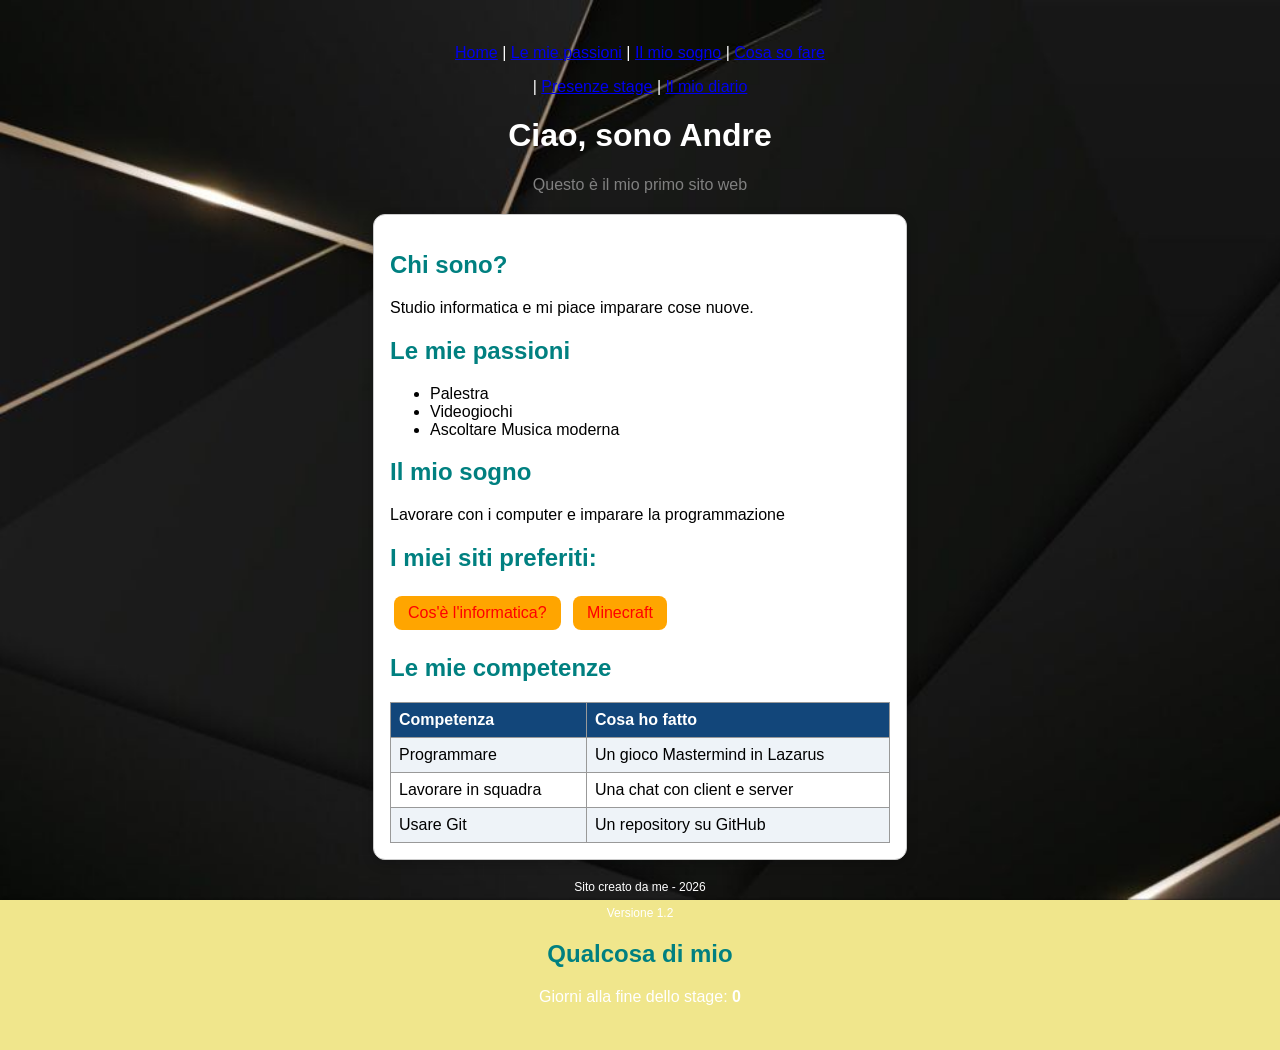
<file: index.html>
<!DOCTYPE html>
<html lang="it">
<head>
  <meta charset="utf-8">
  <meta name="viewport" content="width=device-width, initial-scale=1">
  <title>Il mio primo sito</title>
  <link rel="stylesheet" href="style.css">
</head>
<body>
  <p class="menu2"><a href="index.html">Home</a> | <a href="passione.html">Le mie passioni</a> | <a href="sogno.html">Il mio sogno</a> |  <a href="competenze.html">Cosa so fare</a> </p> | <a href="presenze.html">Presenze stage</a> | <a href="diario.html">Il mio diario</a> 
  <h1>Ciao, sono Andre</h1>
  <p class="sotto">Questo è il mio primo sito web</p>
  
  <div class="scheda">
    <h2>Chi sono?</h2>
    <p>Studio informatica e mi piace imparare cose nuove.</p>

    <h2>Le mie passioni</h2>
    <ul>
      <li>Palestra</li>
      <li>Videogiochi</li>
      <li>Ascoltare Musica moderna</li>
    </ul>

    <h2>Il mio sogno</h2>
    <p>Lavorare con i computer e imparare la programmazione</p>
<h2>I miei siti preferiti:</h2>
<p>
<a class="bottone" href="https://it.wikipedia.org/wiki/Informatica" target="_blank">Cos'è
l'informatica?</a>
<a class="bottone" href="https://it.wikipedia.org/wiki/Minecraft" target="_blank">Minecraft</a>
</p> 

<h2>Le mie competenze</h2>

<table>
  <tr>
    <th>Competenza</th>
    <th>Cosa ho fatto</th>
  </tr>
  <tr>
    <td>Programmare</td>
    <td>Un gioco Mastermind in Lazarus</td>
  </tr>
  <tr>
    <td>Lavorare in squadra</td>
    <td>Una chat con client e server</td>
  </tr>
  <tr>
    <td>Usare Git</td>
    <td>Un repository su GitHub</td>
  </tr>
</table>
  </div>
  
  <p class="piede">Sito creato da me - 2026</p>
<footer>Versione 1.2</footer>
  <h2>Qualcosa di mio</h2>
<p>Giorni alla fine dello stage: <strong id="giorni-mancanti">0</str
ong></p>
<script src="qualcosa.js"></script>
</body>
</html>
</file>
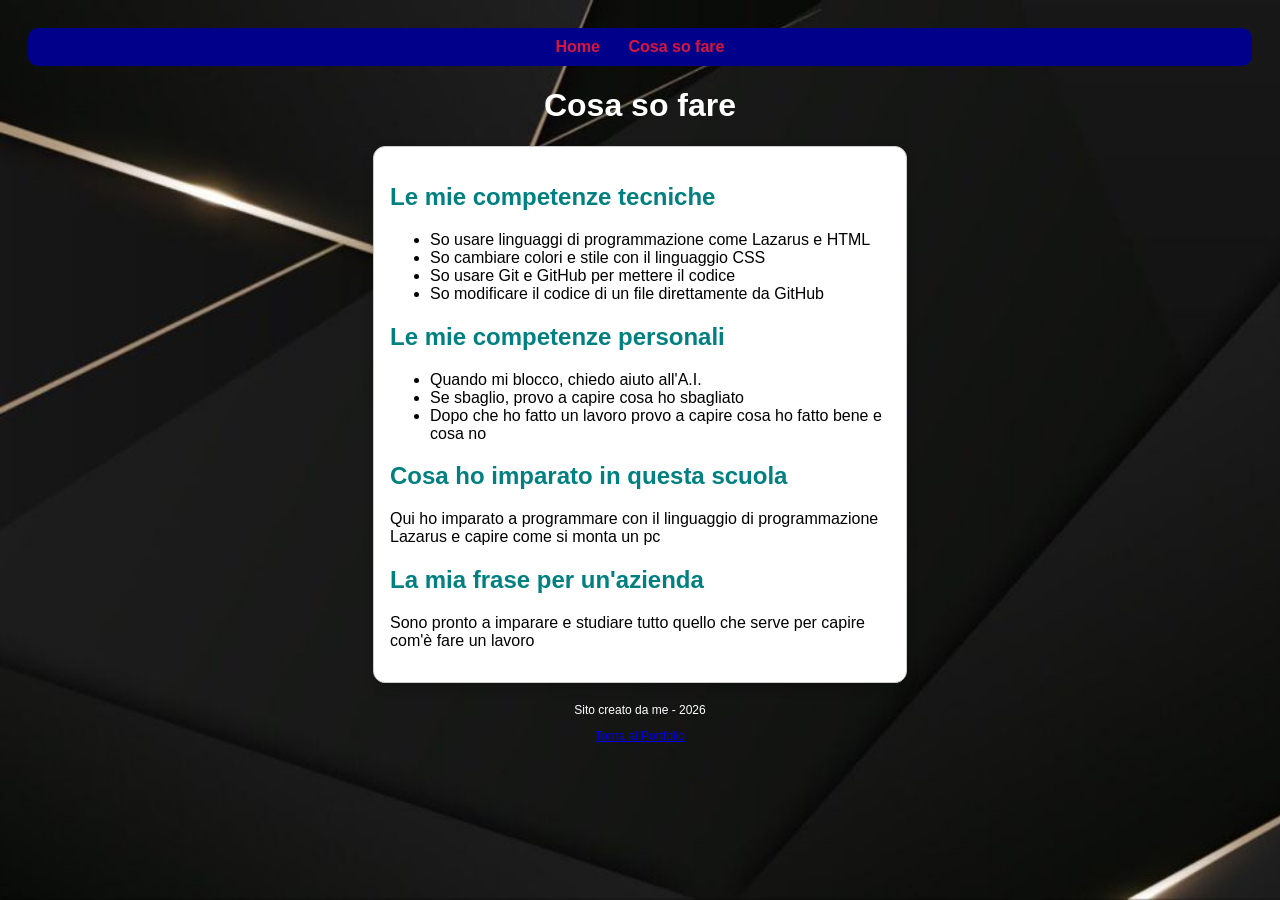
<file: competenze.html>
<!DOCTYPE html>
<html lang="it">
<head>
  <meta charset="utf-8">
  <meta name="viewport" content="width=device-width, initial-scale=1">
  <title>Cosa so fare</title>
  <link rel="stylesheet" href="style.css">
</head>
<body>
  <nav class="menu">
    <a href="index.html">Home</a>
    <a href="competenze.html">Cosa so fare</a>
  </nav>
  <h1>Cosa so fare</h1>
  <div class="scheda">
    <h2>Le mie competenze tecniche</h2>
    <ul>
      <li>So usare linguaggi di programmazione come Lazarus e HTML</li>
      <li>So cambiare colori e stile con il linguaggio CSS</li>
      <li>So usare Git e GitHub per mettere il codice</li>
      <li>So modificare il codice di un file direttamente da GitHub</li>
    </ul>
    <h2>Le mie competenze personali</h2>
    <ul>
      <li>Quando mi blocco, chiedo aiuto all'A.I.</li>
      <li>Se sbaglio, provo a capire cosa ho sbagliato</li>
      <li>Dopo che ho fatto un lavoro provo a capire cosa ho fatto bene e cosa no</li>
    </ul>
    <h2>Cosa ho imparato in questa scuola</h2>
    <p>Qui ho imparato a programmare con il linguaggio di programmazione Lazarus e capire come si monta un pc</p>
    <h2>La mia frase per un'azienda</h2>
    <p>Sono pronto a imparare e studiare tutto quello che serve per capire com'è fare un lavoro</p>
  </div>
  <p class="piede">Sito creato da me - 2026</p>
<footer>
    <p><a href="index.html">Torna al Portfolio</a></p>
</footer>
</body>
</html>
</file>
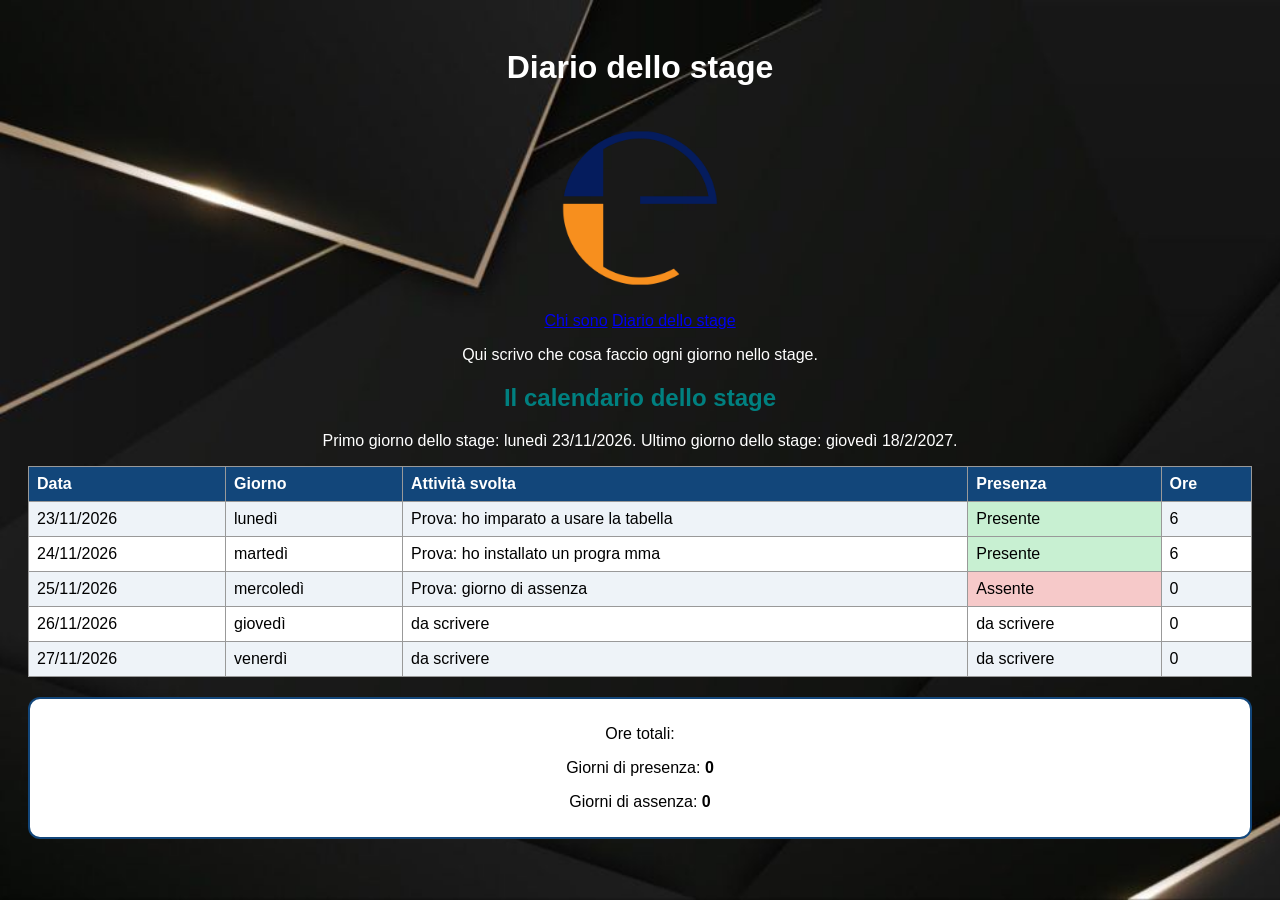
<file: diario.html>
<!DOCTYPE html>
<html lang="it">
<head>
<meta charset="utf-8">
<meta name="viewport" content="width=device-width, initial-scale=1">
<title>Diario dello stage</title>
<link rel="stylesheet" href="style.css">
</head>
<body>
<h1>Diario dello stage</h1>
  <img src="img/logo azienda Sidea.png" alt="Foto dello stage" width="200">
<nav>
<a href="index.html">Chi sono</a>
<a href="diario.html">Diario dello stage</a>
</nav>
<p>Qui scrivo che cosa faccio ogni giorno nello stage.</p>
<h2>Il calendario dello stage</h2>
<p>Primo giorno dello stage: lunedì 23/11/2026. Ultimo giorno dello
stage: giovedì 18/2/2027.</p>
<table id="calendario">
<tr><th>Data</th><th>Giorno</th><th>Attività svolta</th><th>Presenza
</th><th>Ore</th></tr>
<tr><td>23/11/2026</td><td>lunedì</td><td>Prova: ho imparato a usare
la tabella</td><td class="presente">Presente</td><td>6</td></tr>
<tr><td>24/11/2026</td><td>martedì</td><td>Prova: ho installato un progra
mma</td><td class="presente">Presente</td><td>6</td></tr>
<tr><td>25/11/2026</td><td>mercoledì</td><td>Prova: giorno di assenza</td
><td class="assente">Assente</td><td>0</td></tr>
<tr><td>26/11/2026</td><td>giovedì</td><td>da scrivere</td><td>da scrivere</td><td>0</td></tr>
<tr><td>27/11/2026</td><td>venerdì</td><td>da scrivere</td><td>da scrivere</td><td>0</td></tr>
</table>
  <div id="riepilogo">
<p>Ore totali: <strong id="totale-ore">0</strong></p>
<p>Giorni di presenza: <strong id="giorni-presenza">0</strong></p>
<p>Giorni di assenza: <strong id="giorni-assenza">0</strong></p>
</div>
<script src="diario.js"></script>
</body>
</html>
</file>
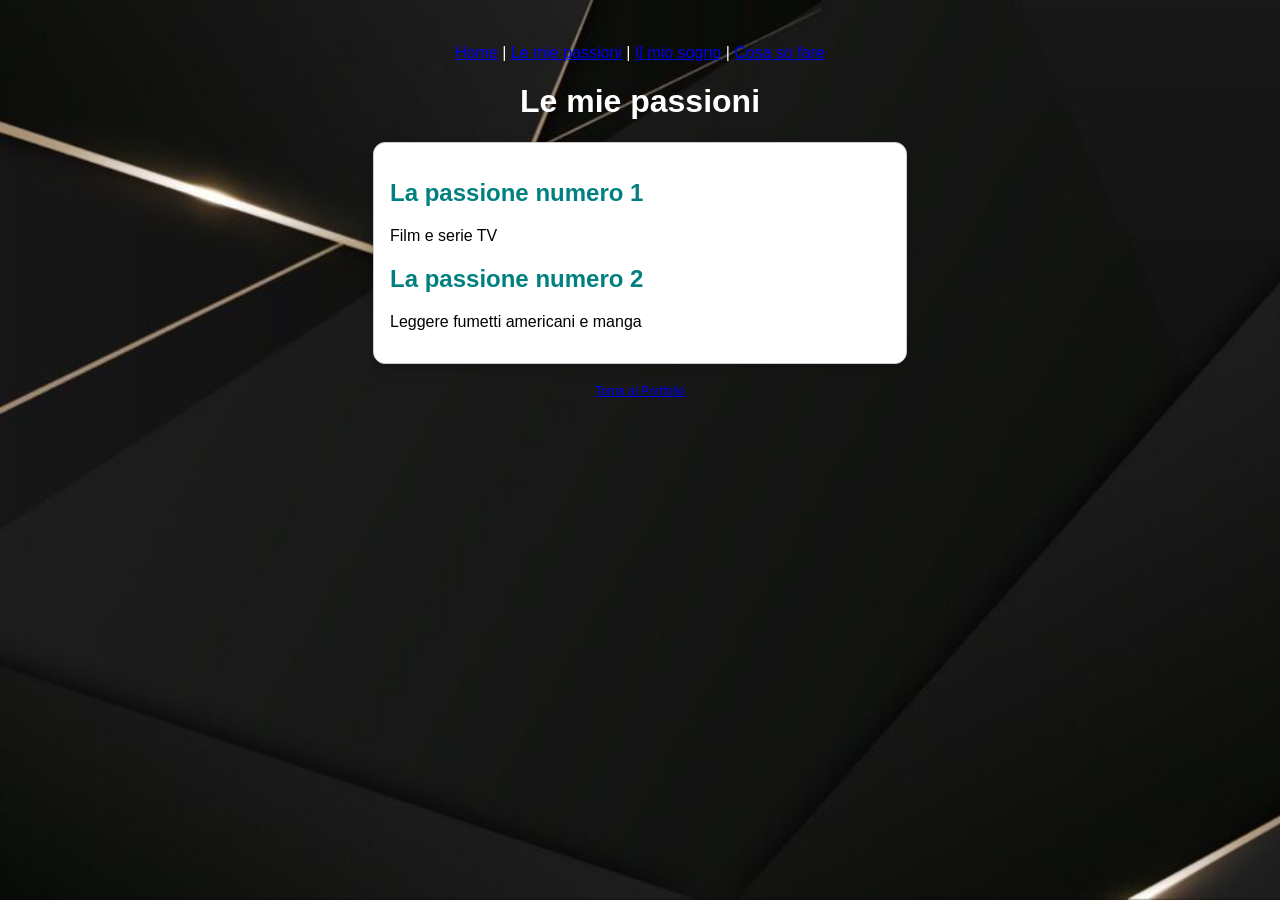
<file: passione.html>
<!DOCTYPE html>
<html lang="it">
<head>
  <meta charset="utf-8">
  <meta name="viewport" content="width=device-width, initial-scale=1">
  <title>Le mie passioni</title>
  <link rel="stylesheet" href="style.css">
</head>
<body>
  <p class="menu2"><a href="index.html">Home</a> | <a href="passione.html">Le mie passioni</a> | <a href="sogno.html">Il mio sogno</a> | <a href="competenze.html">Cosa so fare</a></p>
  <h1>Le mie passioni</h1>
  <div class="scheda">
    <h2>La passione numero 1</h2>
    <p>Film e serie TV</p>
    <h2>La passione numero 2</h2>
    <p>Leggere fumetti americani e manga</p>
  </div>
<footer>
    <p><a href="index.html">Torna al Portfolio</a></p>
</footer>  
</body>
</html>
</file>
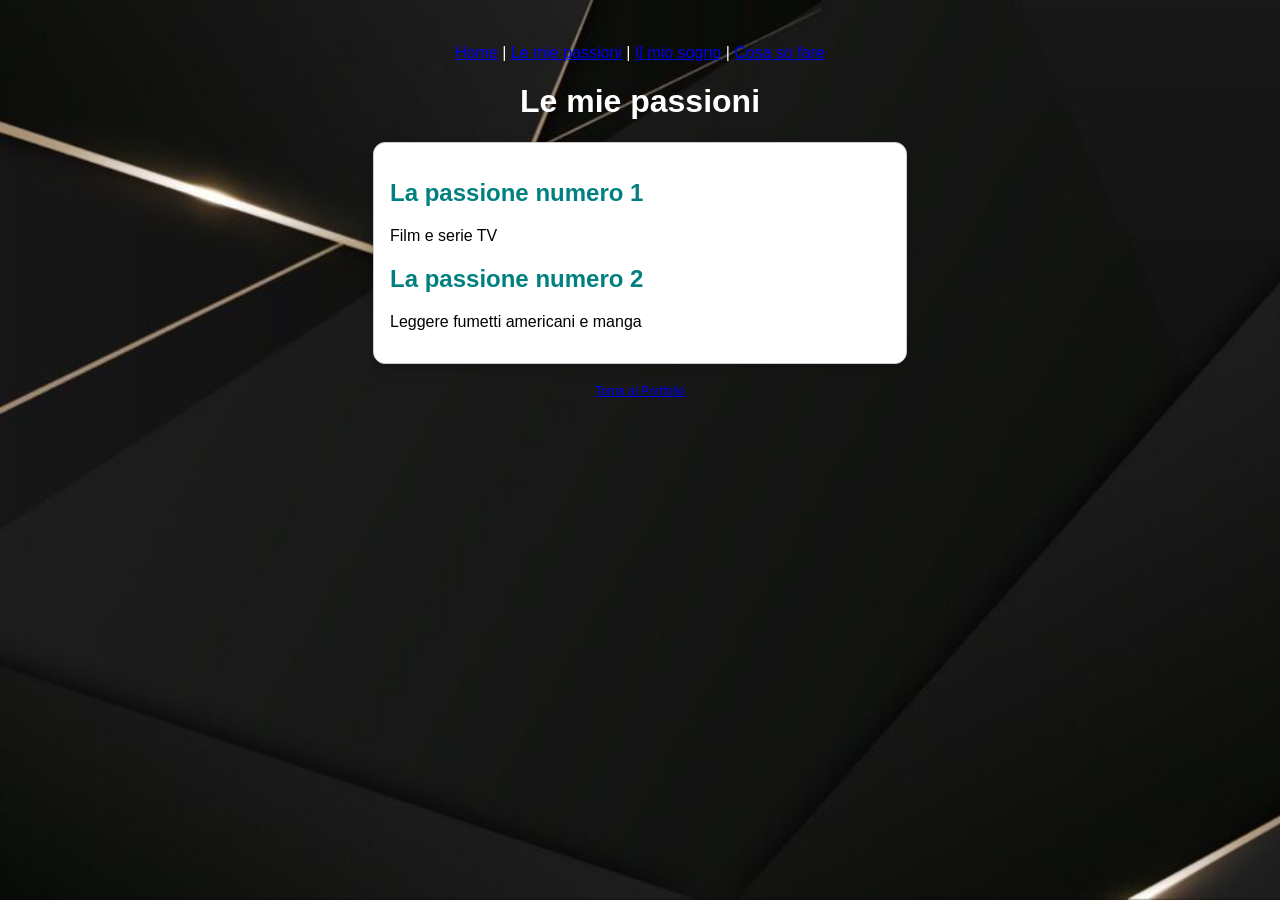
<file: passioni.html>
<!DOCTYPE html>
<html lang="it">
<head>
  <meta charset="utf-8">
  <meta name="viewport" content="width=device-width, initial-scale=1">
  <title>Le mie passioni</title>
  <link rel="stylesheet" href="style.css">
</head>
<body>
  <p class="menu2"><a href="index.html">Home</a> | <a href="passioni.html">Le mie passioni</a> | <a href="sogno.html">Il mio sogno</a> | <a href="competenze.html">Cosa so fare</a></p>
  <h1>Le mie passioni</h1>
  <div class="scheda">
    <h2>La passione numero 1</h2>
    <p>Film e serie TV</p>
    <h2>La passione numero 2</h2>
    <p>Leggere fumetti americani e manga</p>
  </div>
<footer>
    <p><a href="index.html">Torna al Portfolio</a></p>
</footer>  
</body>
</html>
</file>
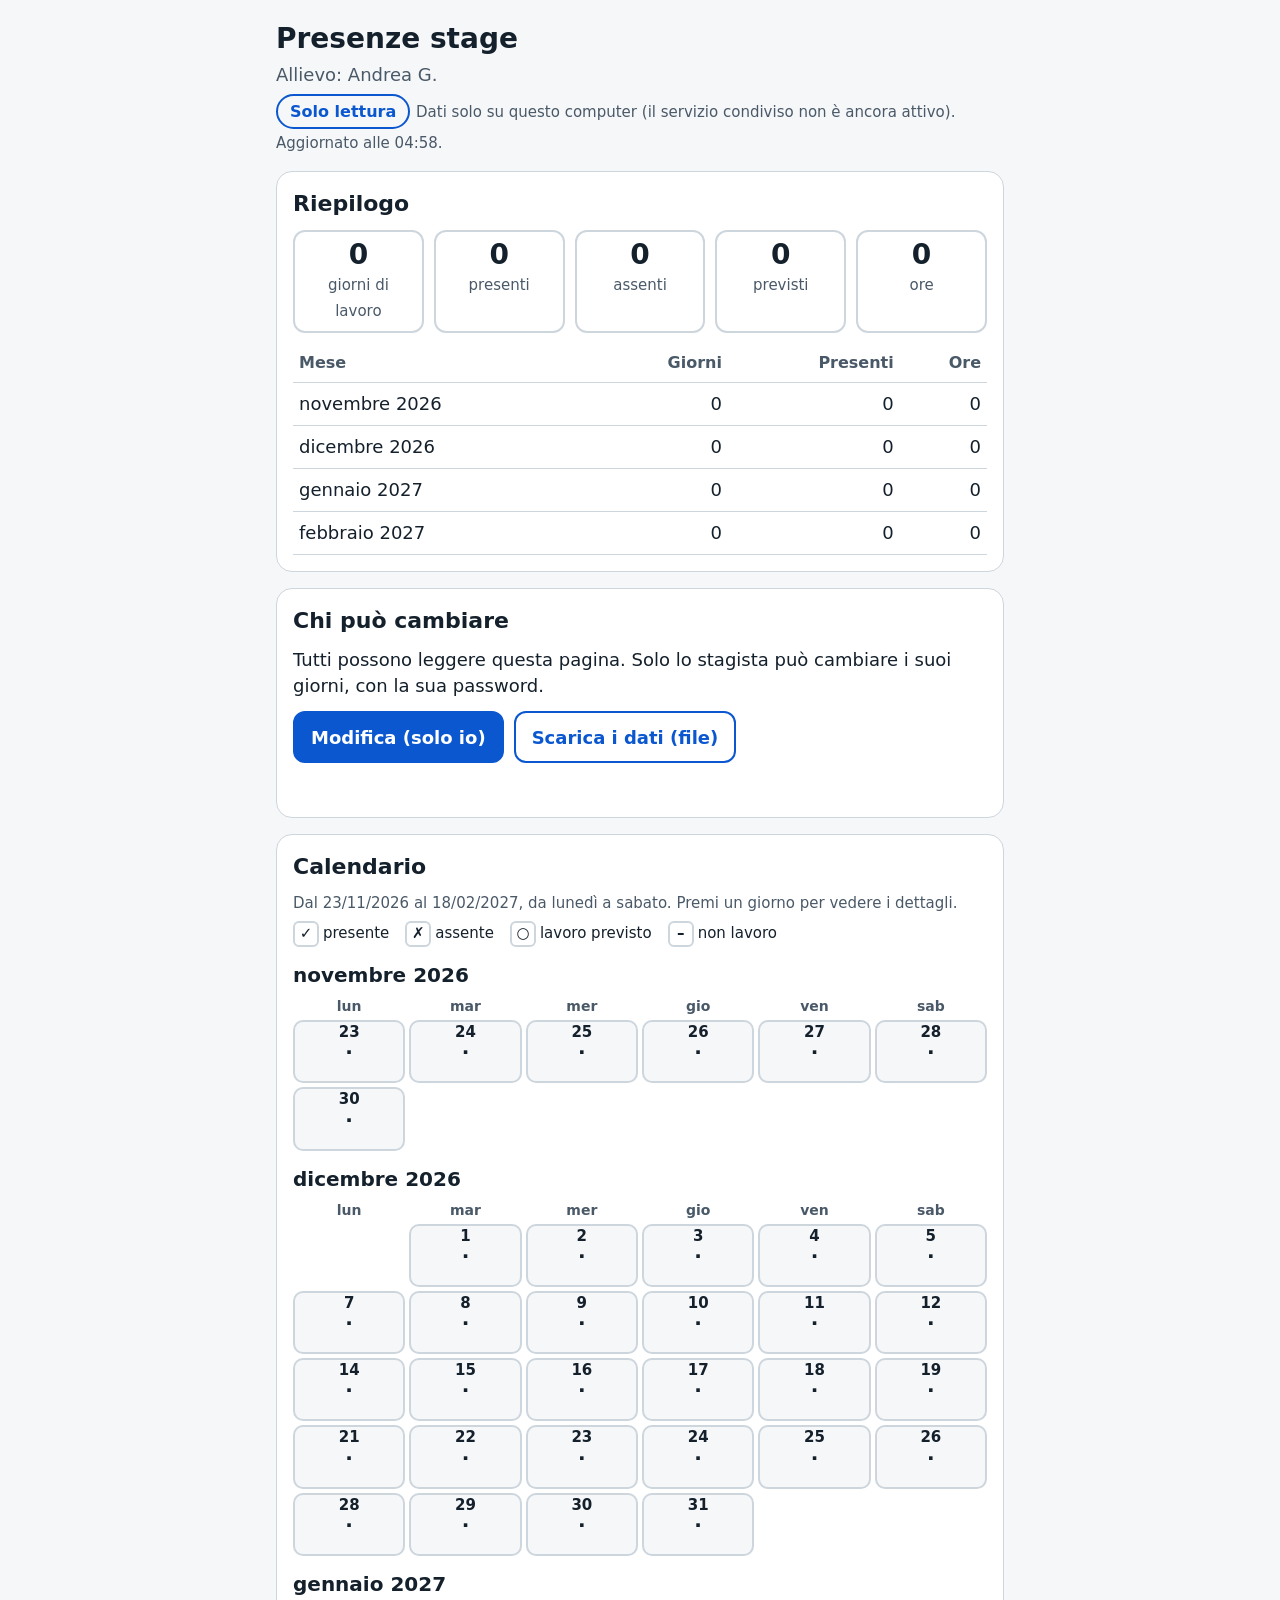
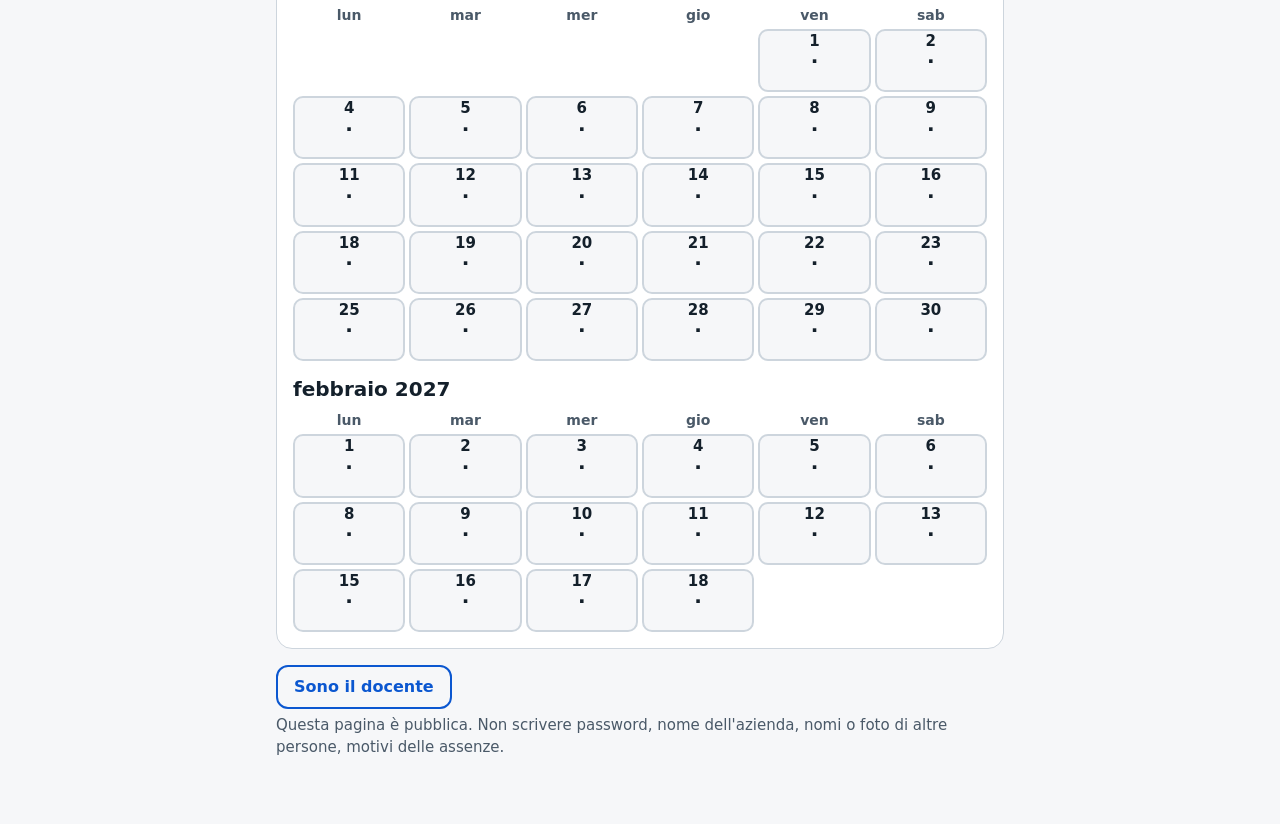
<file: presenze.html>
<!doctype html>
<html lang="it"><head><meta charset="utf-8"><meta name="viewport" content="width=device-width,initial-scale=1"><meta name="robots" content="noindex"><link rel="icon" href="data:,">
<title>Presenze stage</title>
<style>
:root{--bg:#f6f7f9;--card:#fff;--ink:#14202b;--mut:#4a5968;--line:#cdd5dd;--acc:#0b57d0;--accd:#fff;--ok:#0a7a3d;--okbg:#c8f0d2;--ko:#a32020;--kobg:#f6c9c9;--pv:#8a5a00;--pvbg:#fde9b8;--nl:#e7eaee;--warn:#fff8e1;--warnl:#e6c96a}
:root[data-theme="dark"]{--bg:#10161c;--card:#1a232c;--ink:#e8eef4;--mut:#a9b7c4;--line:#33424f;--acc:#8ab4f8;--accd:#10161c;--ok:#7fd69b;--okbg:#17402a;--ko:#ff9b9b;--kobg:#4a2222;--pv:#f2c66d;--pvbg:#4a3a12;--nl:#26313b;--warn:#3a3213;--warnl:#7a6a22}
@media (prefers-color-scheme:dark){:root:not([data-theme="light"]){--bg:#10161c;--card:#1a232c;--ink:#e8eef4;--mut:#a9b7c4;--line:#33424f;--acc:#8ab4f8;--accd:#10161c;--ok:#7fd69b;--okbg:#17402a;--ko:#ff9b9b;--kobg:#4a2222;--pv:#f2c66d;--pvbg:#4a3a12;--nl:#26313b;--warn:#3a3213;--warnl:#7a6a22}}
*{box-sizing:border-box}
html{-webkit-text-size-adjust:100%}
body{margin:0;background:var(--bg);color:var(--ink);font:18px/1.45 system-ui,-apple-system,"Segoe UI",Roboto,Arial,sans-serif;overflow-wrap:anywhere}
main{max-width:760px;margin:0 auto;padding:14px 16px 60px}
h1{font-size:28px;line-height:1.2;margin:8px 0 4px}
h2{font-size:22px;margin:0 0 10px}
p{margin:6px 0}
.sub,.small{color:var(--mut)}.small{font-size:15px}
section{background:var(--card);border:1px solid var(--line);border-radius:16px;padding:16px;margin:16px 0}
.badge{display:inline-block;padding:4px 12px;border-radius:99px;font-weight:700;font-size:16px;border:2px solid var(--line)}
.badge.view{border-color:var(--acc);color:var(--acc)}
.badge.edit{border-color:var(--ok);color:var(--ok);background:var(--okbg)}
.btn{min-height:52px;padding:10px 16px;border-radius:12px;border:2px solid var(--acc);background:var(--acc);color:var(--accd);font-weight:700;font-size:18px;line-height:1.2;font-family:inherit;cursor:pointer;touch-action:manipulation}
.btn.sec{background:transparent;color:var(--acc)}
.btn.ko{background:transparent;color:var(--ko);border-color:var(--ko)}
.btn:disabled{opacity:.5;cursor:default}
label{display:block;font-weight:700;margin:12px 0 4px}
input,select,textarea{width:100%;min-height:52px;font:inherit;padding:8px 10px;border-radius:10px;border:2px solid var(--line);background:var(--bg);color:var(--ink)}
textarea{min-height:96px}
input[type=checkbox]{width:28px;min-height:28px;height:28px;margin:0}
.msg{min-height:26px;font-weight:700}.msg.ok{color:var(--ok)}.msg.ko{color:var(--ko)}
.warn{background:var(--warn);border:1px solid var(--warnl);border-radius:10px;padding:10px 12px;margin:10px 0}
.actions{display:flex;flex-wrap:wrap;gap:10px;margin-top:12px}
[hidden]{display:none!important}
.cards{display:grid;grid-template-columns:repeat(2,1fr);gap:10px}
@media (min-width:600px){.cards{grid-template-columns:repeat(5,1fr)}}
.card{border:2px solid var(--line);border-radius:12px;padding:8px;text-align:center}
.card b{display:block;font-size:28px;line-height:1.1}.card span{font-size:15px;color:var(--mut)}
table{width:100%;border-collapse:collapse;margin-top:10px}
th,td{border-bottom:1px solid var(--line);padding:8px 6px;text-align:left}
th{font-size:16px;color:var(--mut)}td.n,th.n{text-align:right;white-space:nowrap}
.mese{margin:14px 0 6px;font-size:20px}
.grid{display:grid;grid-template-columns:repeat(6,1fr);gap:4px}
.gh{text-align:center;font-size:14px;font-weight:700;color:var(--mut)}
.d{min-height:62px;border-radius:10px;border:2px solid var(--line);background:var(--bg);color:var(--ink);font:inherit;padding:2px;display:flex;flex-direction:column;align-items:center;justify-content:center;line-height:1.15;cursor:pointer;touch-action:manipulation}
.d .dn{font-size:15px;font-weight:700}.d .sy{font-size:20px;font-weight:700}.d .ho{font-size:13px}
.d.s-N{background:var(--nl);color:var(--mut)}
.d.s-L{background:var(--pvbg);border-color:var(--pv);color:var(--pv)}
.d.s-P{background:var(--okbg);border-color:var(--ok);color:var(--ok)}
.d.s-A{background:var(--kobg);border-color:var(--ko);color:var(--ko)}
.vuoto{visibility:hidden}
.leg{display:flex;flex-wrap:wrap;gap:8px 16px;font-size:15px}
.leg span b{display:inline-block;min-width:26px;text-align:center;border-radius:6px;border:2px solid var(--line);margin-right:4px}
#sheet{position:fixed;inset:0;background:rgba(0,0,0,.5);display:flex;align-items:flex-end;justify-content:center;z-index:10}
#sheet .in{background:var(--card);width:100%;max-width:560px;max-height:92vh;overflow:auto;border-radius:18px 18px 0 0;padding:16px}
.sc{display:grid;grid-template-columns:1fr 1fr;gap:8px}
.sc .btn{background:var(--bg);color:var(--ink);border-color:var(--line)}
.sc .btn.on.N{background:var(--nl);border-color:var(--mut)}
.sc .btn.on.L{background:var(--pvbg);border-color:var(--pv);color:var(--pv)}
.sc .btn.on.P{background:var(--okbg);border-color:var(--ok);color:var(--ok)}
.sc .btn.on.A{background:var(--kobg);border-color:var(--ko);color:var(--ko)}
.days{display:grid;grid-template-columns:repeat(3,1fr);gap:8px}
.days label{display:flex;align-items:center;gap:8px;margin:0;font-weight:400;min-height:48px}
@media (max-width:520px){h1{font-size:24px}}
</style></head><body><main>
<h1>Presenze stage</h1>
<p class="sub" id="chi"></p>
<div id="viewer" hidden><label for="v-all">Allievo</label><select id="v-all"></select></div>
<div class="warn" id="prova" hidden><b>MODO PROVA.</b> Quello che scrivi resta solo su questo computer. Non va nelle presenze vere.</div>
<p><span class="badge view" id="modo">Solo lettura</span> <span class="small" id="stato">Caricamento...</span></p>

<section id="s-riep"><h2>Riepilogo</h2>
<div class="cards">
<div class="card"><b id="r-lav">0</b><span>giorni di lavoro</span></div>
<div class="card"><b id="r-pre">0</b><span>presenti</span></div>
<div class="card"><b id="r-ass">0</b><span>assenti</span></div>
<div class="card"><b id="r-prev">0</b><span>previsti</span></div>
<div class="card"><b id="r-ore">0</b><span>ore</span></div>
</div>
<table id="t-mesi"><thead><tr><th>Mese</th><th class="n">Giorni</th><th class="n">Presenti</th><th class="n">Ore</th></tr></thead><tbody></tbody></table>
</section>

<section id="s-az"><h2>Chi può cambiare</h2>
<p id="az-testo">Tutti possono leggere questa pagina. Solo lo stagista può cambiare i suoi giorni, con la sua password.</p>
<div id="f-pw" hidden>
<p id="pw-aiuto"></p>
<label for="pw1" id="l-pw1">Password</label><input id="pw1" type="password" autocomplete="current-password">
<div id="pw2box" hidden><label for="pw2">Scrivi ancora la stessa password</label><input id="pw2" type="password" autocomplete="new-password"></div>
<div class="actions"><button class="btn" id="b-pw-ok" type="button">Entra</button><button class="btn sec" id="b-pw-no" type="button">Annulla</button></div>
</div>
<div id="f-doc" hidden>
<label for="du">Utente</label><input id="du" type="text" autocomplete="username" autocapitalize="none" spellcheck="false">
<label for="dp">Password</label><input id="dp" type="password" autocomplete="current-password">
<div class="actions"><button class="btn" id="b-doc-ok" type="button">Entra</button><button class="btn sec" id="b-doc-no" type="button">Annulla</button></div>
</div>
<div class="actions" id="az-bott">
<button class="btn" id="b-mod" type="button">Modifica (solo io)</button>
<button class="btn sec" id="b-esci" type="button" hidden>Esci dalla modifica</button>
<button class="btn sec" id="b-export" type="button">Scarica i dati (file)</button>
<button class="btn sec" id="b-invia" type="button" hidden>Invia le modifiche in attesa</button>
</div>
<p class="msg" id="msg" role="status" aria-live="polite"></p>
</section>

<section id="s-fissi" hidden><h2>I miei giorni di lavoro</h2>
<p class="small">Scegli i giorni della settimana in cui lavori. Premi il bottone: tutti i giorni ancora vuoti diventano <b>Lavoro previsto</b> o <b>Non lavoro</b>. I giorni già segnati non cambiano.</p>
<div class="days" id="giorni-sett"></div>
<div class="actions"><button class="btn" id="b-fissi" type="button">Segna i giorni scelti</button></div>
</section>

<section><h2>Calendario</h2>
<p class="small">Dal 23/11/2026 al 18/02/2027, da lunedì a sabato. Premi un giorno per vedere i dettagli.</p>
<div class="leg"><span><b>✓</b>presente</span><span><b>✗</b>assente</span><span><b>○</b>lavoro previsto</span><span><b>–</b>non lavoro</span></div>
<div id="cal"></div></section>
<section id="s-doc" hidden><h2>Docente</h2><p class="small">Hai fatto l'accesso come docente. Puoi cambiare i giorni di questo allievo.</p>
<div class="actions"><button class="btn ko" id="b-reset" type="button">Azzera la password di questo allievo</button></div></section>
<p class="small"><button class="btn sec" id="b-docente" type="button" style="min-height:44px;font-size:16px">Sono il docente</button></p>
<p class="small">Questa pagina è pubblica. Non scrivere password, nome dell'azienda, nomi o foto di altre persone, motivi delle assenze.</p>
</main>
<div id="sheet" hidden role="dialog" aria-modal="true" aria-labelledby="sh-tit"><div class="in">
<h2 id="sh-tit"></h2>
<div id="sh-let"></div>
<div id="sh-mod" hidden>
<div class="sc" id="sh-stati"></div>
<div id="sh-campi">
<div id="sh-oreb"><label for="sh-ore">Ore (da 0 a 12)</label><input id="sh-ore" type="number" min="0" max="12" step="0.5" inputmode="decimal" placeholder="Per esempio: 6"></div>
<label for="sh-att" id="sh-attl">Che cosa hai fatto</label><textarea id="sh-att" maxlength="200" placeholder="Poche parole"></textarea>
</div>
<p class="msg" id="sh-msg" role="status" aria-live="polite"></p>
<div class="actions"><button class="btn" id="sh-salva" type="button">Salva il giorno</button><button class="btn sec" id="sh-vuoto" type="button">Svuota il giorno</button><button class="btn sec" id="sh-chiudi2" type="button">Chiudi</button></div>
</div>
<div class="actions" id="sh-solo"><button class="btn sec" id="sh-chiudi" type="button">Chiudi</button></div>
</div></div>
<script>
"use strict";
/* ====== CONFIGURAZIONE (versione 2.0, 16/11/2026) ====== */
var CFG = {
  allievo: "Andrea G.",            /* «Nome I.»: lo mette la pagina «copia» */
  inizio: "2026-11-23", fine: "2027-02-18",
  endpoint: "",                      /* servizio Apps Script; vuoto = dati solo su questo computer */
  configUrl: "https://nicolaregge-pulse.github.io/corso-informatica/stage/config.json",  /* qui sta l'indirizzo del servizio: si attiva senza rifare le pagine */
  docenteModifica: true,             /* UN SOLO VALORE: true = il docente puo' sbloccare la modifica di ogni allievo; false = solo lo stagista */
  allievi: ["Alessandro A.","Denis A.","David A.","Eric C.","Nicolo' C.","Mirko D.","Ariel D.","Mahmoud E.","Rafi F.","Emmanuel F.","Andrea G.","Simone G.","Zhan L.","Tomas L.","Filippo M.","Beatrice N.","Kelvin P.","Kevin R.","Gabriele R.","Dani S.","Samuele U.","Noah V."],
  /*DOC-INIZIO*/
  doc: {iter: 200000, salt: "a8d4a243b55802ee8b06f915b5110654", verifier: "cc451e6afb8af21f107ca91ed9ddba4261b056ec4e5d4fe41ef4ede240320309"},
  /*DOC-FINE*/
  chiave: "presenze-stage-v2"
};
var PROVA = /[?&]prova=1/.test(location.search);
if (PROVA) { CFG.endpoint = ""; CFG.chiave += "-prova"; }
var QS = (location.search.match(/[?&]allievo=([^&]*)/) || [])[1];
var VIEWER = CFG.allievo.charAt(0) === "@";
var ALL = VIEWER ? (QS ? decodeURIComponent(QS.replace(/\+/g, " ")) : "") : CFG.allievo;
var NOMI = {N: "Non lavoro", L: "Lavoro previsto", P: "Presente", A: "Assente"};
var SIMB = {N: "–", L: "○", P: "✓", A: "✗"};
var GN = ["domenica","lunedì","martedì","mercoledì","giovedì","venerdì","sabato"];
var MN = ["gennaio","febbraio","marzo","aprile","maggio","giugno","luglio","agosto","settembre","ottobre","novembre","dicembre"];
var dati = {};            /* iso -> {s,o,t} dell'allievo mostrato */
var info = {salt: "", haPassword: false};
var pend = {};            /* modifiche non ancora nel servizio */
var K = null, comeDocente = false, aperto = null, ultimiDati = [];
var $ = function (id) { return document.getElementById(id); };
function el(t, c, x) { var e = document.createElement(t); if (c) e.className = c; if (x != null) e.textContent = x; return e; }
function utc(iso) { var p = iso.split("-"); return new Date(Date.UTC(+p[0], +p[1] - 1, +p[2])); }
function isoDi(d) { return d.toISOString().slice(0, 10); }
function fmt(iso) { var p = iso.split("-"); return p[2] + "/" + p[1] + "/" + p[0]; }
function nOre(n) { return String(Math.round(n * 10) / 10).replace(".", ","); }
function periodo() { var a = [], d = utc(CFG.inizio), f = utc(CFG.fine); while (d <= f) { if (d.getUTCDay() !== 0) a.push(isoDi(d)); d = new Date(d.getTime() + 86400000); } return a; }
var PER = periodo();
function msg(t, k) { var m = $("msg"); m.className = "msg " + (k || ""); m.textContent = t; }

/* ====== dati: locali o dal servizio ====== */
function kLoc(p) { return CFG.chiave + ":" + (p || "d") + ":" + ALL; }
function leggiLoc(p) { try { var t = localStorage.getItem(kLoc(p)); return t ? JSON.parse(t) : null; } catch (e) { return null; } }
function scriviLoc(p, v) { try { localStorage.setItem(kLoc(p), JSON.stringify(v)); } catch (e) {} }
function vista() { var o = {}, k; for (k in dati) o[k] = dati[k]; for (k in pend) { if (pend[k].s) o[k] = pend[k]; else delete o[k]; } return o; }
function stato(t) { $("stato").textContent = t; }
function ora() { var d = new Date(); return ("0" + d.getHours()).slice(-2) + ":" + ("0" + d.getMinutes()).slice(-2); }
function carica() {
  if (!ALL) { dati = {}; disegna(); stato("Scegli un allievo."); return Promise.resolve(); }
  pend = (CFG.endpoint && leggiLoc("pend")) || {};
  if (!CFG.endpoint) {
    var l = leggiLoc("d") || {};
    dati = l.giorni || {}; info = {salt: l.salt || "", haPassword: !!l.verifier};
    stato((PROVA ? "Modo prova: dati solo su questo computer. " : "Dati solo su questo computer (il servizio condiviso non è ancora attivo). ") + "Aggiornato alle " + ora() + ".");
    disegna(); return Promise.resolve();
  }
  return fetch(CFG.endpoint + "?t=" + Date.now()).then(function (r) { return r.json(); }).then(function (j) {
    dati = {}; (j.giorni || []).forEach(function (g) { if (g.a === ALL) dati[g.d] = {s: g.s, o: Number(g.o) || 0, t: g.t || ""}; });
    var a = (j.allievi || []).filter(function (x) { return x.nome === ALL; })[0];
    info = a ? {salt: a.salt || "", haPassword: !!a.haPassword} : {salt: "", haPassword: false};
    if (typeof j.docenteModifica === "boolean") CFG.docenteModifica = j.docenteModifica;
    stato("Dati dal servizio condiviso. Aggiornati alle " + ora() + ".");
    disegna();
  }).catch(function () { dati = {}; stato("Il servizio condiviso non risponde. Riprova più tardi."); disegna(); });
}

/* ====== calendario e riepilogo ====== */
function disegna() {
  $("chi").textContent = ALL ? "Allievo: " + ALL : "Scegli un allievo per vedere le sue presenze.";
  var v = vista(), c = {L: 0, P: 0, A: 0, ore: 0}, mesi = {};
  PER.forEach(function (d) {
    var x = v[d]; if (!x) return; var m = d.slice(0, 7);
    mesi[m] = mesi[m] || {g: 0, p: 0, o: 0};
    if (x.s === "L") { c.L++; mesi[m].g++; }
    if (x.s === "P") { c.P++; mesi[m].g++; mesi[m].p++; mesi[m].o += x.o || 0; c.ore += x.o || 0; }
    if (x.s === "A") { c.A++; mesi[m].g++; }
  });
  $("r-lav").textContent = c.L + c.P + c.A; $("r-pre").textContent = c.P; $("r-ass").textContent = c.A; $("r-prev").textContent = c.L; $("r-ore").textContent = nOre(c.ore);
  var tb = document.querySelector("#t-mesi tbody"); tb.textContent = "";
  var chiavi = []; PER.forEach(function (d) { var m = d.slice(0, 7); if (chiavi.indexOf(m) < 0) chiavi.push(m); });
  chiavi.forEach(function (m) {
    var q = mesi[m] || {g: 0, p: 0, o: 0}, tr = el("tr");
    tr.appendChild(el("td", null, MN[+m.slice(5) - 1] + " " + m.slice(0, 4))); tr.appendChild(el("td", "n", q.g)); tr.appendChild(el("td", "n", q.p)); tr.appendChild(el("td", "n", nOre(q.o))); tb.appendChild(tr);
  });
  var cal = $("cal"); cal.textContent = "";
  chiavi.forEach(function (m) {
    cal.appendChild(el("h3", "mese", MN[+m.slice(5) - 1] + " " + m.slice(0, 4)));
    var g = el("div", "grid"); ["lun", "mar", "mer", "gio", "ven", "sab"].forEach(function (n) { g.appendChild(el("div", "gh", n)); });
    var giorni = PER.filter(function (d) { return d.slice(0, 7) === m; });
    var off = (utc(giorni[0]).getUTCDay() + 6) % 7; for (var i = 0; i < off; i++) g.appendChild(el("div", "vuoto"));
    giorni.forEach(function (d) {
      var x = v[d], b = el("button", "d" + (x ? " s-" + x.s : "")); b.type = "button";
      b.appendChild(el("span", "dn", String(+d.slice(8)))); b.appendChild(el("span", "sy", x ? SIMB[x.s] : "·"));
      b.appendChild(el("span", "ho", x && x.s === "P" ? nOre(x.o || 0) + " h" : " "));
      b.setAttribute("aria-label", GN[utc(d).getUTCDay()] + " " + fmt(d) + ": " + (x ? NOMI[x.s] + (x.s === "P" ? ", " + nOre(x.o || 0) + " ore" : "") : "non segnato"));
      b.addEventListener("click", function () { apriGiorno(d); }); g.appendChild(b);
    });
    cal.appendChild(g);
  });
  $("b-invia").hidden = !(K && CFG.endpoint && Object.keys(pend).length);
}

/* ====== il giorno ====== */
var scelta = "";
function apriGiorno(d) {
  aperto = d; var x = vista()[d];
  $("sh-tit").textContent = GN[utc(d).getUTCDay()] + " " + fmt(d); $("sh-msg").textContent = "";
  var let_ = $("sh-let"); let_.textContent = "";
  if (!K) {
    let_.appendChild(el("p", null, x ? NOMI[x.s] : "Non ancora segnato."));
    if (x && x.s === "P") let_.appendChild(el("p", null, "Ore: " + nOre(x.o || 0)));
    if (x && x.t) let_.appendChild(el("p", null, x.t));
    $("sh-mod").hidden = true; $("sh-solo").hidden = false;
  } else {
    scelta = x ? x.s : ""; $("sh-ore").value = x && x.s === "P" ? x.o : ""; $("sh-att").value = x ? (x.t || "") : "";
    var S = $("sh-stati"); S.textContent = "";
    ["P", "A", "L", "N"].forEach(function (s) {
      var b = el("button", "btn " + s, SIMB[s] + " " + NOMI[s]); b.type = "button"; b.dataset.s = s;
      b.addEventListener("click", function () { scelta = s; campi(); }); S.appendChild(b);
    });
    campi(); $("sh-mod").hidden = false; $("sh-solo").hidden = true;
  }
  $("sheet").hidden = false;
  var f = $("sh-mod").hidden ? $("sh-chiudi") : S0(); if (f) f.focus();
}
function S0() { return $("sh-stati").firstChild; }
function campi() {
  Array.prototype.forEach.call($("sh-stati").children, function (b) { b.className = "btn " + b.dataset.s + (b.dataset.s === scelta ? " on" : ""); b.setAttribute("aria-pressed", b.dataset.s === scelta ? "true" : "false"); });
  $("sh-campi").hidden = !(scelta === "P" || scelta === "L"); $("sh-oreb").hidden = scelta !== "P";
  $("sh-attl").textContent = scelta === "L" ? "Che cosa farai (facoltativo)" : "Che cosa hai fatto";
}
function chiudi() { $("sheet").hidden = true; aperto = null; }
function salvaGiorno() {
  var m = $("sh-msg"); m.className = "msg ko";
  if (!scelta) { m.textContent = "Scegli una delle quattro cose."; return; }
  var o = 0, t = $("sh-att").value.trim().slice(0, 200);
  if (scelta === "P") {
    o = parseFloat(String($("sh-ore").value).replace(",", "."));
    if (isNaN(o) || o < 0 || o > 12) { m.textContent = "Le ore sono un numero da 0 a 12."; return; }
    if (!t) { m.textContent = "Scrivi in poche parole che cosa hai fatto."; return; }
  }
  if (scelta === "A" || scelta === "N") t = "";
  invia([{d: aperto, s: scelta, o: o, t: t}]).then(function (ok) { if (ok) chiudi(); });
}
function svuotaGiorno() { invia([{d: aperto, s: "", o: 0, t: ""}]).then(function (ok) { if (ok) chiudi(); }); }

/* ====== salvataggio ====== */
function applica(lista) {
  lista.forEach(function (g) { if (g.s) dati[g.d] = {s: g.s, o: g.o, t: g.t}; else delete dati[g.d]; });
}
function invia(lista) {
  if (!K) { msg("Per cambiare serve l'accesso.", "ko"); return Promise.resolve(false); }
  if (!CFG.endpoint) {
    if (comeDocente && !CFG.docenteModifica) { msg("La modifica del docente è spenta.", "ko"); return Promise.resolve(false); }
    applica(lista); var l = leggiLoc("d") || {}; l.giorni = dati; scriviLoc("d", l); disegna();
    msg("Salvato su questo computer. Premi «Scarica i dati» per avere il file.", "ok"); return Promise.resolve(true);
  }
  return post({op: "salva", allievo: ALL, k: K, giorni: lista}).then(function (j) {
    if (j && j.ok) { applica(lista); lista.forEach(function (g) { delete pend[g.d]; }); scriviLoc("pend", pend); disegna(); msg("Salvato nel servizio condiviso.", "ok"); return true; }
    if (j && /accesso/.test(j.errore || "")) { msg("La password non è più valida. Esci e rientra.", "ko"); return false; }
    msg("Il servizio non ha accettato (" + ((j && j.errore) || "errore") + ").", "ko"); return false;
  }).catch(function () {
    lista.forEach(function (g) { pend[g.d] = {s: g.s, o: g.o, t: g.t}; }); scriviLoc("pend", pend); disegna();
    msg("Non riesco a inviare. La modifica resta su questo computer: premi «Invia le modifiche in attesa».", "ko"); return true;
  });
}
function inviaAttesa() {
  var lista = Object.keys(pend).map(function (d) { return {d: d, s: pend[d].s, o: pend[d].o || 0, t: pend[d].t || ""}; });
  if (!lista.length) return; invia(lista).then(function () { carica(); });
}
function post(c) { return fetch(CFG.endpoint, {method: "POST", headers: {"Content-Type": "text/plain;charset=utf-8"}, body: JSON.stringify(c)}).then(function (r) { return r.json(); }); }

/* ====== password: PBKDF2 con sale; si salva e si confronta solo l'impronta ====== */
function hex2buf(h) { var a = new Uint8Array(h.length / 2); for (var i = 0; i < a.length; i++) a[i] = parseInt(h.substr(i * 2, 2), 16); return a; }
function buf2hex(b) { return Array.prototype.map.call(new Uint8Array(b), function (x) { return ("0" + x.toString(16)).slice(-2); }).join(""); }
function derivaChiave(saltHex, extra, password, iter) {
  var enc = new TextEncoder(), sale = hex2buf(saltHex), u = enc.encode(extra.trim().toLowerCase());
  var s = new Uint8Array(sale.length + u.length); s.set(sale, 0); s.set(u, sale.length);
  return crypto.subtle.importKey("raw", enc.encode(password), "PBKDF2", false, ["deriveBits"]).then(function (k) {
    return crypto.subtle.deriveBits({name: "PBKDF2", hash: "SHA-256", salt: s, iterations: iter}, k, 256);
  }).then(function (bits) { var kk = buf2hex(bits); return crypto.subtle.digest("SHA-256", enc.encode(kk)).then(function (h) { return {K: kk, V: buf2hex(h)}; }); });
}
function saleNuovo() { var a = new Uint8Array(16); crypto.getRandomValues(a); return buf2hex(a); }
var ITER = 200000;
function haCrypto() { return !!(window.crypto && crypto.subtle); }

function mostraPw(si) {
  $("f-pw").hidden = !si; $("f-doc").hidden = true; $("pw1").value = ""; $("pw2").value = "";
  if (!si) return;
  var nuova = !info.haPassword;
  $("pw2box").hidden = !nuova;
  $("pw-aiuto").textContent = nuova ? "Prima volta: scegli la tua password. Almeno 8 caratteri. Scrivila su un posto sicuro: non si può leggere più. Non darla a nessuno." : "Scrivi la tua password.";
  $("l-pw1").textContent = nuova ? "Scegli la password" : "Password"; $("b-pw-ok").textContent = nuova ? "Salva la password ed entra" : "Entra";
  $("pw1").autocomplete = nuova ? "new-password" : "current-password"; $("pw1").focus();
}
function entraStagista() {
  if (!haCrypto()) { msg("Questo browser non può controllare la password. Apri la pagina con https.", "ko"); return; }
  var p = $("pw1").value, nuova = !info.haPassword;
  if (nuova) { if (p.length < 8) { msg("La password ha almeno 8 caratteri.", "ko"); return; } if (p !== $("pw2").value) { msg("Le due password sono diverse.", "ko"); return; } }
  else if (!p) { msg("Scrivi la password.", "ko"); return; }
  $("b-pw-ok").disabled = true; msg("Controllo...", "");
  var fine = function () { $("b-pw-ok").disabled = false; };
  var salt = nuova ? saleNuovo() : info.salt;
  derivaChiave(salt, ALL, p, ITER).then(function (r) {
    if (nuova) {
      if (!CFG.endpoint) { var l = leggiLoc("d") || {}; l.salt = salt; l.verifier = r.V; scriviLoc("d", l); info = {salt: salt, haPassword: true}; fine(); attiva(r.K, false); return; }
      return post({op: "imposta", allievo: ALL, salt: salt, verifier: r.V}).then(function (j) {
        fine(); if (j && j.ok) { info = {salt: salt, haPassword: true}; attiva(r.K, false); } else msg("Non riesco a salvare la password (" + ((j && j.errore) || "errore") + "). Se qualcuno l'ha già scelta, chiedi al docente di azzerarla.", "ko");
      });
    }
    if (!CFG.endpoint) { var l2 = leggiLoc("d") || {}; fine(); if (r.V === l2.verifier) attiva(r.K, false); else sbagliata(); return; }
    return post({op: "verifica", allievo: ALL, k: r.K}).then(function (j) { fine(); if (j && j.ok) attiva(r.K, false); else sbagliata(); });
  }).catch(function () { fine(); msg("Non riesco a controllare. Riprova.", "ko"); });
}
function sbagliata() { setTimeout(function () { msg("Password sbagliata. Riprova.", "ko"); $("pw1").value = ""; }, 600); }
function entraDocente() {
  if (!haCrypto()) { msg("Questo browser non può controllare la password. Apri la pagina con https.", "ko"); return; }
  if (!CFG.docenteModifica) { msg("La modifica del docente è spenta.", "ko"); return; }
  if (!CFG.doc.iter) { msg("L'accesso del docente non è ancora attivo.", "ko"); return; }
  var u = $("du").value, p = $("dp").value; if (!u || !p) { msg("Scrivi utente e password.", "ko"); return; }
  $("b-doc-ok").disabled = true; msg("Controllo...", "");
  derivaChiave(CFG.doc.salt, u, p, CFG.doc.iter).then(function (r) {
    $("b-doc-ok").disabled = false;
    if (!CFG.endpoint) { if (r.V === CFG.doc.verifier) attiva(r.K, true); else sbagliataDoc(); return; }
    return post({op: "verifica", allievo: ALL, k: r.K}).then(function (j) { if (j && j.ok) attiva(r.K, true); else sbagliataDoc(); });
  }).catch(function () { $("b-doc-ok").disabled = false; msg("Non riesco a controllare. Riprova.", "ko"); });
}
function sbagliataDoc() { setTimeout(function () { msg("Utente o password sbagliati.", "ko"); $("dp").value = ""; }, 600); }
function attiva(k, doc) {
  K = k; comeDocente = doc; $("pw1").value = ""; $("pw2").value = ""; $("dp").value = "";
  $("f-pw").hidden = true; $("f-doc").hidden = true;
  var b = $("modo"); b.textContent = doc ? "Modifica attiva (docente)" : "Modifica attiva"; b.className = "badge edit";
  $("b-mod").hidden = true; $("b-docente").hidden = true; $("b-esci").hidden = false; $("s-fissi").hidden = false; $("s-doc").hidden = !doc;
  $("az-testo").textContent = "Puoi cambiare i giorni. Premi un giorno del calendario.";
  msg("Accesso giusto.", "ok"); disegna();
}
function esci() {
  K = null; comeDocente = false; chiudi();
  var b = $("modo"); b.textContent = "Solo lettura"; b.className = "badge view";
  $("b-mod").hidden = VIEWER; $("b-docente").hidden = false; $("b-esci").hidden = true; $("s-fissi").hidden = true; $("s-doc").hidden = true; $("f-pw").hidden = true; $("f-doc").hidden = true;
  $("az-testo").textContent = VIEWER ? "Tutti possono leggere questa pagina. Solo lo stagista può cambiare i suoi giorni, dalla pagina del suo sito, con la sua password." : "Tutti possono leggere questa pagina. Solo lo stagista può cambiare i suoi giorni, con la sua password.";
  msg("", ""); disegna();
}

/* ====== giorni fissi, azzeramento, file ====== */
function segnaFissi() {
  var sc = {}; Array.prototype.forEach.call(document.querySelectorAll("#giorni-sett input"), function (i) { if (i.checked) sc[i.value] = 1; });
  if (!Object.keys(sc).length) { msg("Scegli almeno un giorno della settimana.", "ko"); return; }
  var v = vista(), lista = [];
  PER.forEach(function (d) { if (!v[d]) lista.push({d: d, s: sc[utc(d).getUTCDay()] ? "L" : "N", o: 0, t: ""}); });
  if (!lista.length) { msg("Tutti i giorni sono già segnati.", "ko"); return; }
  var pezzi = [], i; for (i = 0; i < lista.length; i += 100) pezzi.push(lista.slice(i, i + 100));
  (function giro(n, tot) { if (n >= pezzi.length) { msg("Segnati " + tot + " giorni.", "ok"); return; } invia(pezzi[n]).then(function (ok) { if (ok) giro(n + 1, tot + pezzi[n].length); }); })(0, 0);
}
function azzera() {
  if (!confirm("Azzero la password di " + ALL + "? Dovrà sceglierne una nuova.")) return;
  if (!CFG.endpoint) { var l = leggiLoc("d") || {}; delete l.salt; delete l.verifier; scriviLoc("d", l); info = {salt: "", haPassword: false}; msg("Password azzerata.", "ok"); return; }
  post({op: "reset", allievo: ALL, k: K}).then(function (j) { if (j && j.ok) { info = {salt: "", haPassword: false}; msg("Password azzerata.", "ok"); } else msg("Non azzerata (" + ((j && j.errore) || "errore") + ").", "ko"); });
}
function esporta() {
  var v = vista(), g = PER.filter(function (d) { return v[d]; }).map(function (d) { return {data: d, stato: v[d].s, ore: v[d].o || 0, attivita: v[d].t || ""}; });
  var blob = new Blob([JSON.stringify({versione: "2.0", allievo: ALL, giorni: g}, null, 1)], {type: "application/json"});
  var a = document.createElement("a"); a.href = URL.createObjectURL(blob); a.download = "presenze-stage.json"; document.body.appendChild(a); a.click(); document.body.removeChild(a);
}

document.addEventListener("DOMContentLoaded", function () {
  var gs = $("giorni-sett"); [1, 2, 3, 4, 5, 6].forEach(function (n) { var l = el("label"), i = el("input"); i.type = "checkbox"; i.value = n; l.appendChild(i); l.appendChild(document.createTextNode(GN[n])); gs.appendChild(l); });
  if (VIEWER) {
    $("viewer").hidden = false; var s = $("v-all"), o0 = el("option", null, "Scegli..."); o0.value = ""; s.appendChild(o0);
    CFG.allievi.forEach(function (n) { var o = el("option", null, n); o.value = n; if (n === ALL) o.selected = true; s.appendChild(o); });
    s.addEventListener("change", function () { ALL = s.value; esci(); carica(); });
  }
  $("b-mod").hidden = VIEWER; if (VIEWER) $("az-testo").textContent = "Tutti possono leggere questa pagina. Solo lo stagista può cambiare i suoi giorni, dalla pagina del suo sito, con la sua password.";
  if (PROVA) $("prova").hidden = false;
  $("b-mod").addEventListener("click", function () { if (!ALL) return; mostraPw(true); });
  $("b-pw-ok").addEventListener("click", entraStagista); $("pw1").addEventListener("keydown", function (e) { if (e.key === "Enter" && $("pw2box").hidden) entraStagista(); });
  $("b-pw-no").addEventListener("click", function () { mostraPw(false); msg("", ""); });
  $("b-docente").addEventListener("click", function () { $("f-doc").hidden = false; $("f-pw").hidden = true; $("du").focus(); });
  $("b-doc-ok").addEventListener("click", entraDocente); $("dp").addEventListener("keydown", function (e) { if (e.key === "Enter") entraDocente(); });
  $("b-doc-no").addEventListener("click", function () { $("f-doc").hidden = true; msg("", ""); });
  $("b-esci").addEventListener("click", esci); $("b-export").addEventListener("click", esporta); $("b-invia").addEventListener("click", inviaAttesa);
  $("b-fissi").addEventListener("click", segnaFissi); $("b-reset").addEventListener("click", azzera);
  $("sh-salva").addEventListener("click", salvaGiorno); $("sh-vuoto").addEventListener("click", svuotaGiorno);
  $("sh-chiudi").addEventListener("click", chiudi); $("sh-chiudi2").addEventListener("click", chiudi);
  $("sheet").addEventListener("click", function (e) { if (e.target === $("sheet")) chiudi(); });
  document.addEventListener("keydown", function (e) { if (e.key === "Escape" && !$("sheet").hidden) chiudi(); });
  esci();
  carica();
  if (!(PROVA || CFG.endpoint || !CFG.configUrl)) fetch(CFG.configUrl + "?t=" + Date.now(), {cache: "no-store"}).then(function (r) { return r.json(); }).then(function (j) {
    if (j && typeof j.endpoint === "string" && /^https:\/\//.test(j.endpoint) && !K) { CFG.endpoint = j.endpoint; carica(); }
  }).catch(function () {});
});
</script></body></html>
</file>
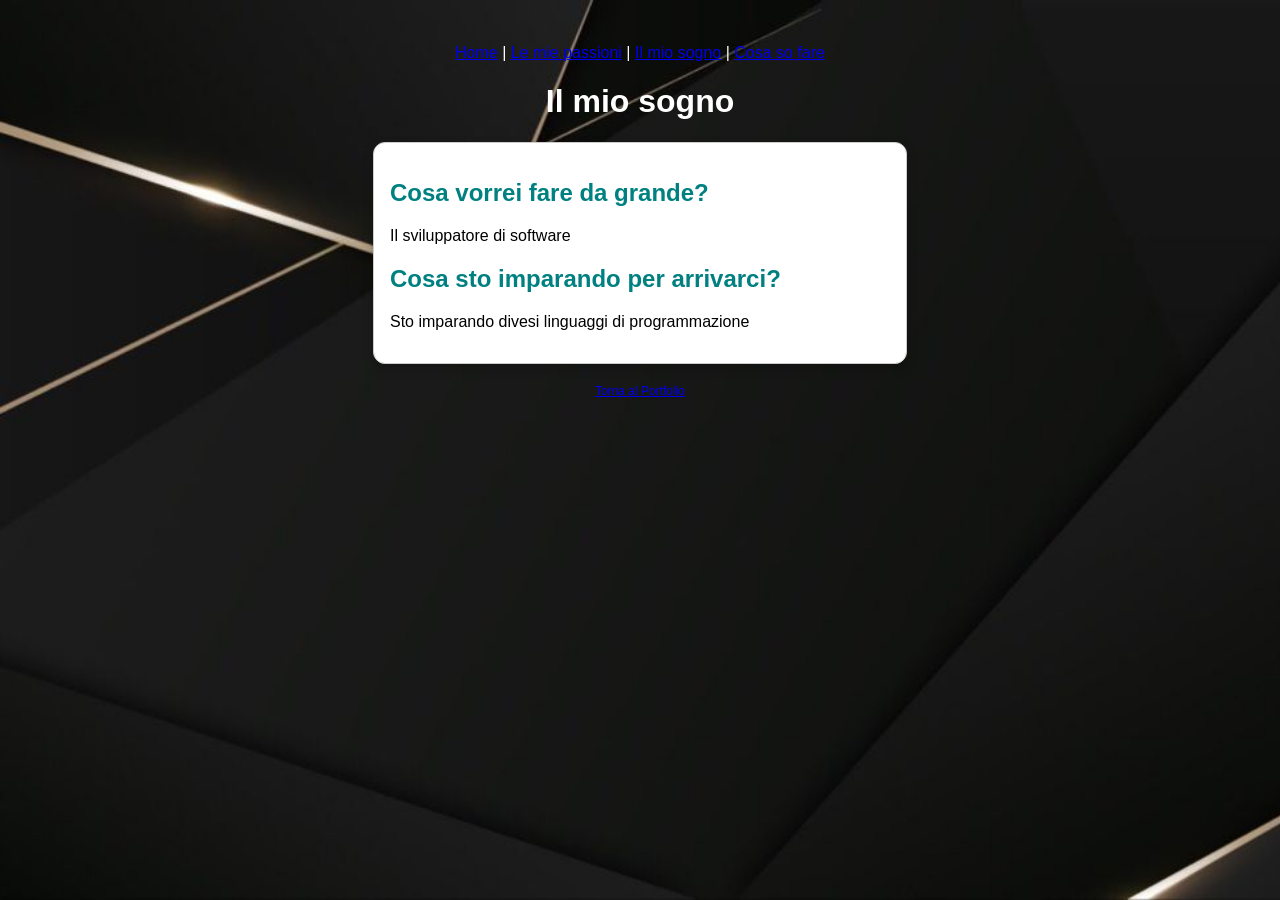
<file: sogno.html>
<!DOCTYPE html>
<html lang="it">
<head>
  <meta charset="utf-8">
  <meta name="viewport" content="width=device-width, initial-scale=1">
  <title>Il mio sogno</title>
  <link rel="stylesheet" href="style.css">
</head>
<body>
  <p class="menu2"><a href="index.html">Home</a> | <a href="passione.html">Le mie passioni</a> | <a href="sogno.html">Il mio sogno</a> | <a href="competenze.html">Cosa so fare</a></p>
  <h1>Il mio sogno</h1>
  <div class="scheda">
    <h2>Cosa vorrei fare da grande?</h2>
    <p>Il sviluppatore di software</p>
    <h2>Cosa sto imparando per arrivarci?</h2>
    <p>Sto imparando divesi linguaggi di programmazione</p>
  </div>
<footer>
    <p><a href="index.html">Torna al Portfolio</a></p>
</footer>  
</body>
</html>
</file>
<file: style.css>
body {
  background: khaki;
  font-family: Arial, sans-serif;
  text-align: center;
  padding: 20px;
background-image: url("img/sfondo1.jpg");
background-size: cover;
background-attachment: fixed;
}

h1 {
  color: white;
}

.sotto {
  color: gray;
}

.scheda {
  background: white;
  max-width: 500px;
  margin: 20px auto;
  padding: 16px;
  border-radius: 12px;
  text-align: left;
  border: 1px solid #ccc;
}

h2 {
  color: teal;
}

.piede {
  font-size: 12px;
  color: white;
}

footer {
  color: white; /* Oppure il colore chiaro che preferisci */
  font-size: 12px;
}

.scheda {
box-shadow: 0 4px 12px rgba(0, 0, 0, 0.2);
}
.bottone {
display: inline-block;
background: orange;
color: red;
padding: 8px 14px;
border-radius: 8px;
text-decoration: none;
margin: 4px;
}
.bottone:hover {
background: darkblue;
}
.menu {
  background: darkblue;
  padding: 10px;
  border-radius: 10px;
}
.menu a {
  color: crimson;
  text-decoration: none;
  font-weight: bold;
  margin: 0 12px;
}
.menu a:hover {
  color: orange;
}

nav a { transition: transform 0.3s; }
nav a:hover { transform: scale(1.15); }

@keyframes entra {
  from { opacity: 0; transform: translateY(-20px); }
  to   { opacity: 1; transform: translateY(0); }
}
h1 { animation: entra 1s ease; }

table {
border-collapse: collapse;
width: 100%;
background: white;
}
th, td {
border: 1px solid #999999;
padding: 8px;
text-align: left;
}
th {
background: #12467a;
color: white;
}
tr:nth-child(even) {
background: #eef3f8;
}
img {
max-width: 100%;
border-radius: 12px;
}

@media (max-width: 600px) {
body {
padding: 10px;
}
th, td {
padding: 4px;
font-size: 14px;
}
}

.presente {
background: #c8f0d2;
}
.assente {
background: #f6c9c9;
}
#riepilogo {
background: white;
border: 2px solid #12467a;
border-radius: 12px;
padding: 10px 20px;
margin-top: 20px;
}

body {
  color: white;
}

/* Testo dentro le schede bianche */
.scheda {
  color: black;
}

/* Testo dentro le tabelle */
table {
  color: black;
}

/* Testo dentro il riepilogo */
#riepilogo {
  color: black;
}
</file>
